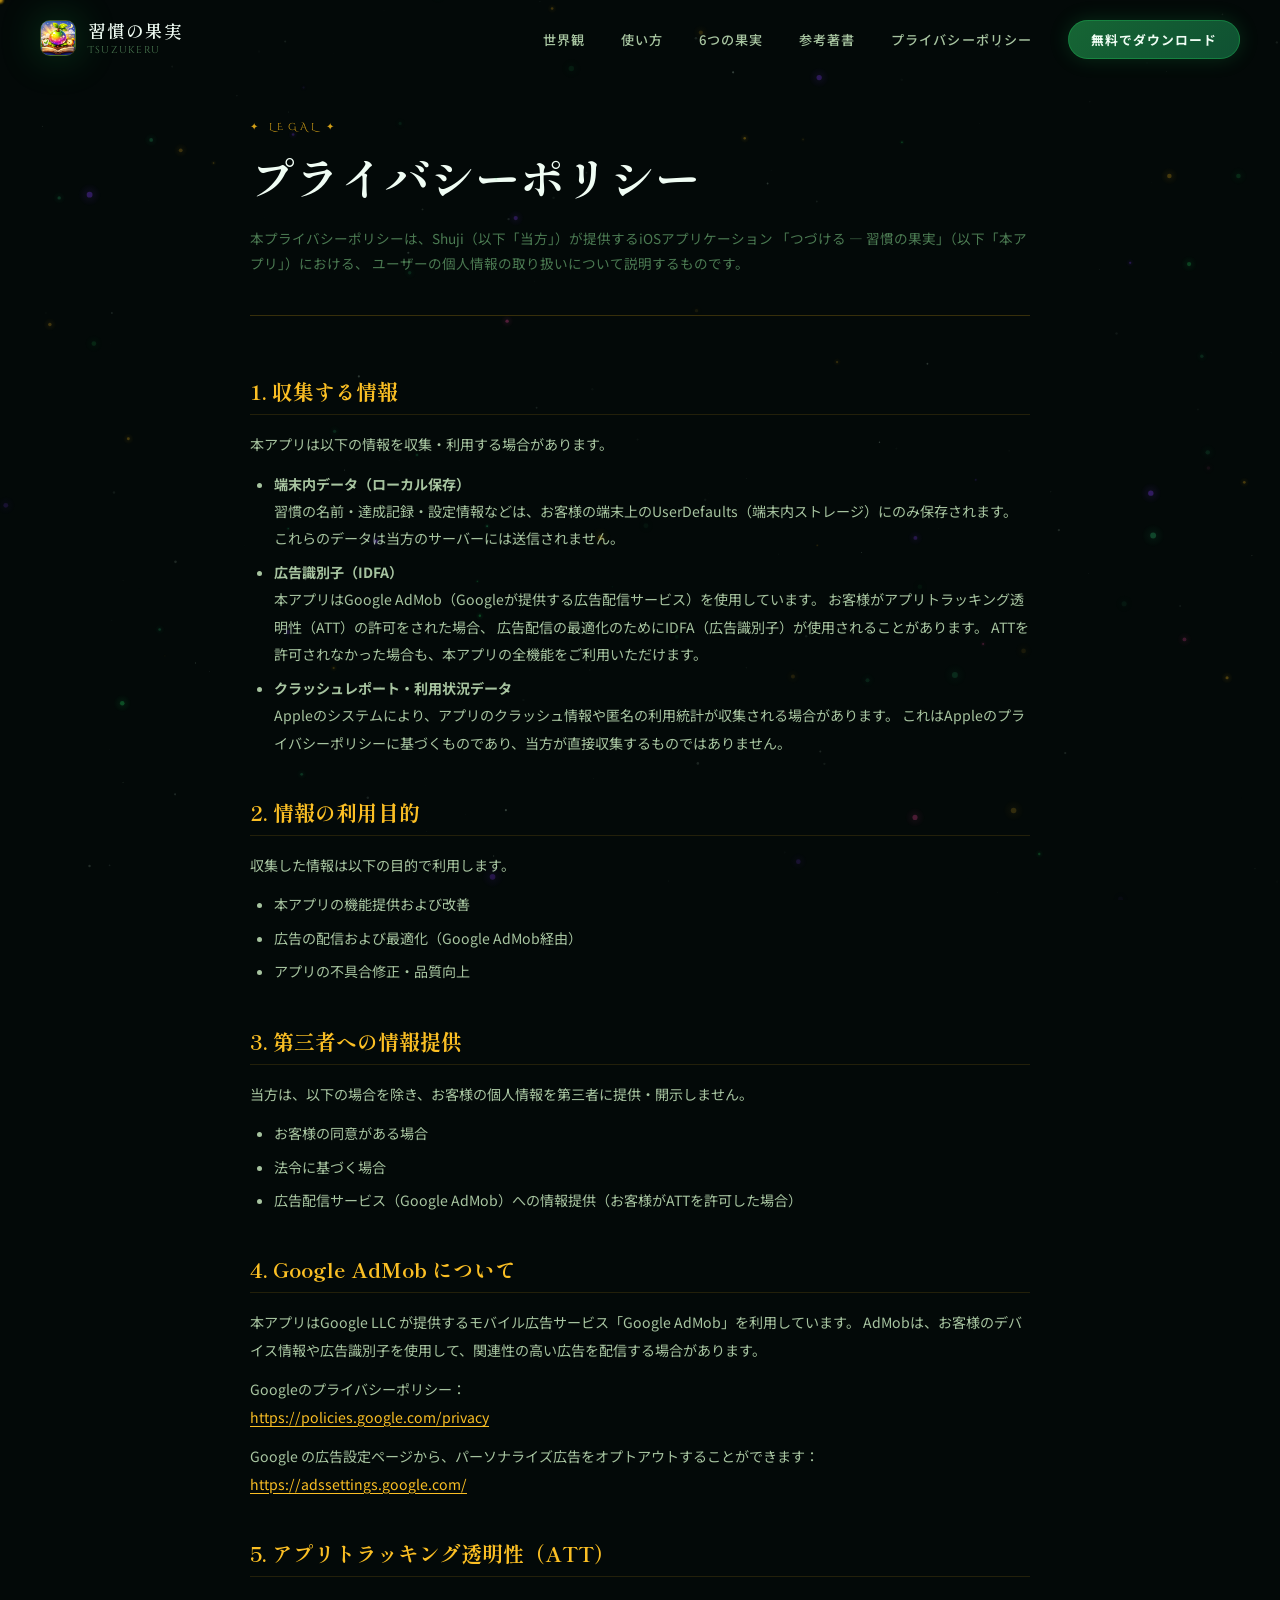
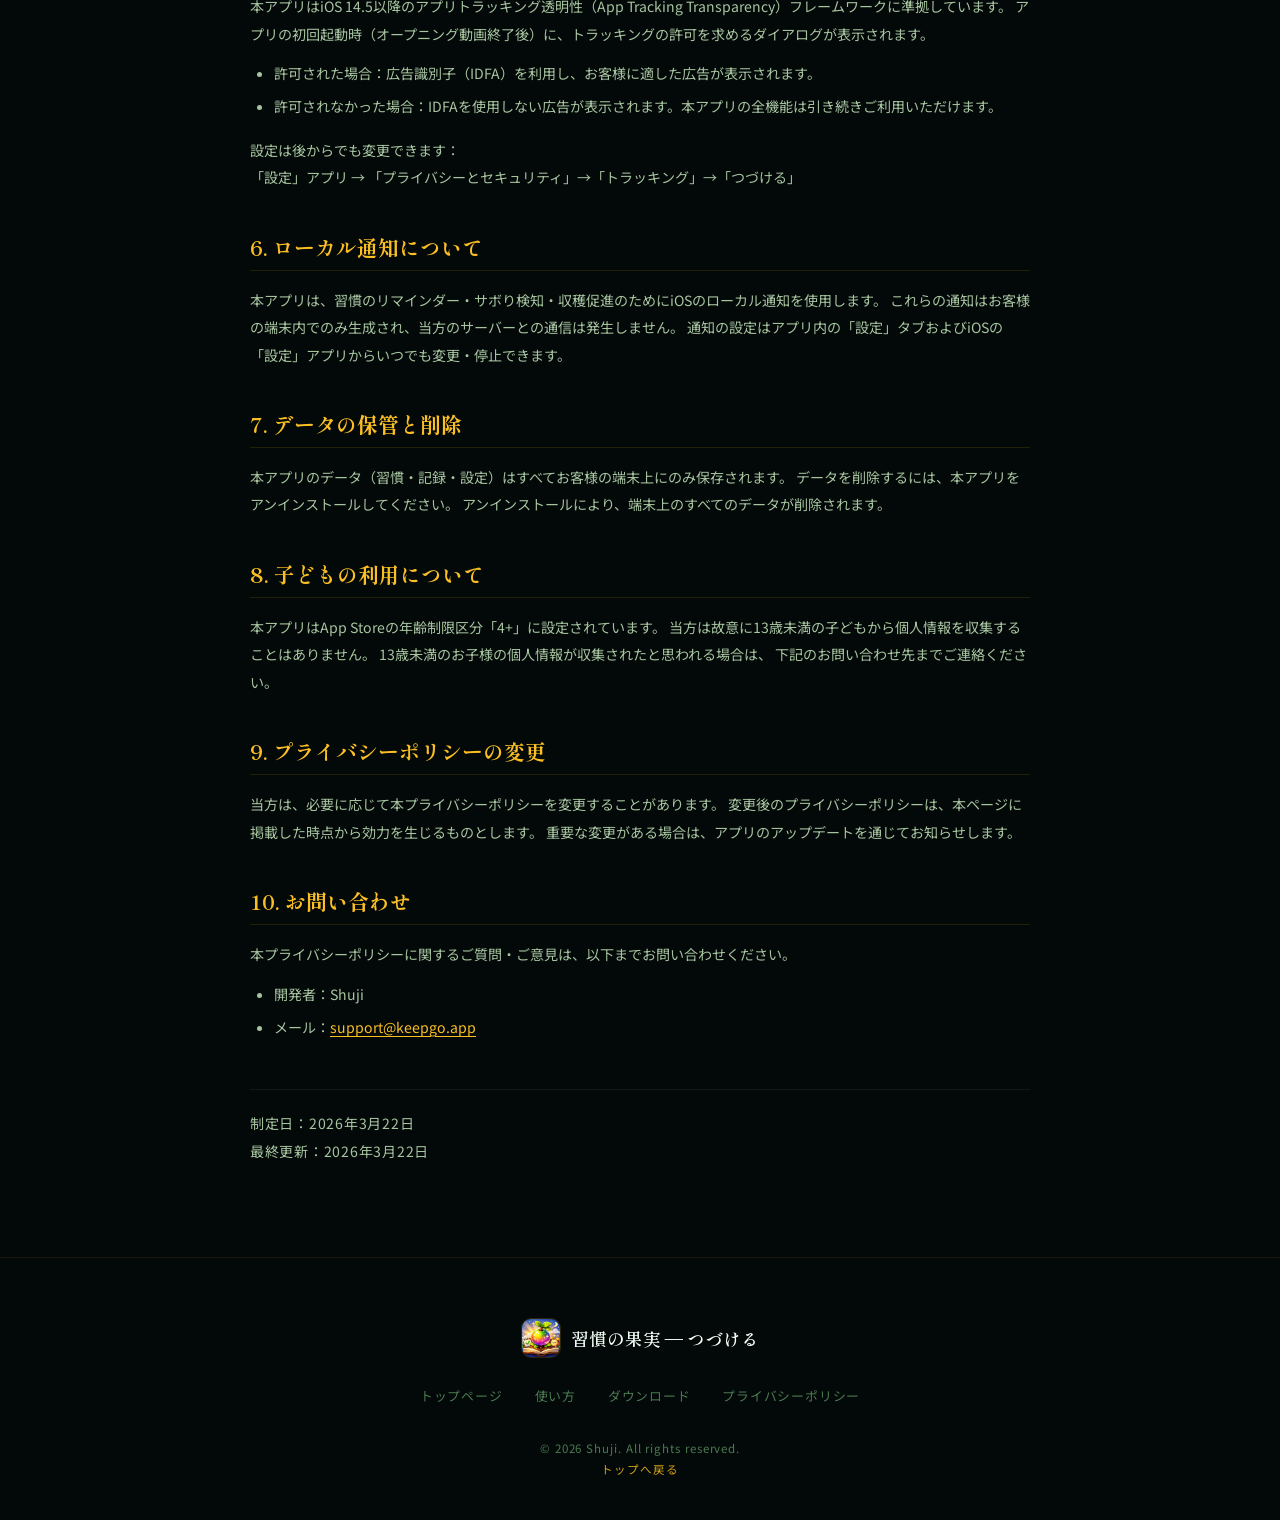
<file: privacy.html>
<!DOCTYPE html>
<html lang="ja">
<head>
  <meta charset="UTF-8">
  <meta name="viewport" content="width=device-width, initial-scale=1.0">
  <meta name="description" content="つづける — 習慣の果実 プライバシーポリシー">
  <meta name="theme-color" content="#030908">
  <link rel="icon" type="image/png" href="top.png">
  <link rel="apple-touch-icon" href="top.png">
  <title>プライバシーポリシー | つづける — 習慣の果実</title>
  <link rel="stylesheet" href="css/style.css">
</head>
<body>

<canvas id="magic-canvas"></canvas>

<!-- NAVIGATION -->
<nav class="nav">
  <div class="nav-logo">
    <div class="nav-logo-icon"><img src="top.png" alt="習慣の果実" style="width:100%;height:100%;object-fit:cover;border-radius:8px;"></div>
    <div>
      <div class="nav-logo-text">習慣の果実</div>
      <div class="nav-logo-sub">Tsuzukeru</div>
    </div>
  </div>
  <ul class="nav-links">
    <li><a href="index.html#world">世界観</a></li>
    <li><a href="index.html#features">使い方</a></li>
    <li><a href="index.html#fruits">6つの果実</a></li>
    <li><a href="index.html#book">参考著書</a></li>
    <li><a href="privacy.html">プライバシーポリシー</a></li>
    <li><a href="index.html#download" class="nav-cta">無料でダウンロード</a></li>
  </ul>
  <div class="hamburger" aria-label="メニュー">
    <span></span><span></span><span></span>
  </div>
</nav>

<!-- PRIVACY CONTENT -->
<div class="privacy-page">
  <div class="privacy-inner">

    <div class="privacy-header">
      <span class="section-label">✦ Legal ✦</span>
      <h1 class="section-title">プライバシーポリシー</h1>
      <p style="color:var(--text-muted);font-size:0.85rem;line-height:1.8;margin-top:12px;">
        本プライバシーポリシーは、Shuji（以下「当方」）が提供するiOSアプリケーション
        「つづける — 習慣の果実」（以下「本アプリ」）における、
        ユーザーの個人情報の取り扱いについて説明するものです。
      </p>
    </div>

    <div class="privacy-content">

      <h2>1. 収集する情報</h2>
      <p>本アプリは以下の情報を収集・利用する場合があります。</p>
      <ul>
        <li>
          <strong>端末内データ（ローカル保存）</strong><br>
          習慣の名前・達成記録・設定情報などは、お客様の端末上のUserDefaults（端末内ストレージ）にのみ保存されます。
          これらのデータは当方のサーバーには送信されません。
        </li>
        <li>
          <strong>広告識別子（IDFA）</strong><br>
          本アプリはGoogle AdMob（Googleが提供する広告配信サービス）を使用しています。
          お客様がアプリトラッキング透明性（ATT）の許可をされた場合、
          広告配信の最適化のためにIDFA（広告識別子）が使用されることがあります。
          ATTを許可されなかった場合も、本アプリの全機能をご利用いただけます。
        </li>
        <li>
          <strong>クラッシュレポート・利用状況データ</strong><br>
          Appleのシステムにより、アプリのクラッシュ情報や匿名の利用統計が収集される場合があります。
          これはAppleのプライバシーポリシーに基づくものであり、当方が直接収集するものではありません。
        </li>
      </ul>

      <h2>2. 情報の利用目的</h2>
      <p>収集した情報は以下の目的で利用します。</p>
      <ul>
        <li>本アプリの機能提供および改善</li>
        <li>広告の配信および最適化（Google AdMob経由）</li>
        <li>アプリの不具合修正・品質向上</li>
      </ul>

      <h2>3. 第三者への情報提供</h2>
      <p>
        当方は、以下の場合を除き、お客様の個人情報を第三者に提供・開示しません。
      </p>
      <ul>
        <li>お客様の同意がある場合</li>
        <li>法令に基づく場合</li>
        <li>広告配信サービス（Google AdMob）への情報提供（お客様がATTを許可した場合）</li>
      </ul>

      <h2>4. Google AdMob について</h2>
      <p>
        本アプリはGoogle LLC が提供するモバイル広告サービス「Google AdMob」を利用しています。
        AdMobは、お客様のデバイス情報や広告識別子を使用して、関連性の高い広告を配信する場合があります。
      </p>
      <p>
        Googleのプライバシーポリシー：<br>
        <a href="https://policies.google.com/privacy" target="_blank" rel="noopener noreferrer">
          https://policies.google.com/privacy
        </a>
      </p>
      <p>
        Google の広告設定ページから、パーソナライズ広告をオプトアウトすることができます：<br>
        <a href="https://adssettings.google.com/" target="_blank" rel="noopener noreferrer">
          https://adssettings.google.com/
        </a>
      </p>

      <h2>5. アプリトラッキング透明性（ATT）</h2>
      <p>
        本アプリはiOS 14.5以降のアプリトラッキング透明性（App Tracking Transparency）フレームワークに準拠しています。
        アプリの初回起動時（オープニング動画終了後）に、トラッキングの許可を求めるダイアログが表示されます。
      </p>
      <ul>
        <li>許可された場合：広告識別子（IDFA）を利用し、お客様に適した広告が表示されます。</li>
        <li>許可されなかった場合：IDFAを使用しない広告が表示されます。本アプリの全機能は引き続きご利用いただけます。</li>
      </ul>
      <p>
        設定は後からでも変更できます：<br>
        「設定」アプリ → 「プライバシーとセキュリティ」→「トラッキング」→「つづける」
      </p>

      <h2>6. ローカル通知について</h2>
      <p>
        本アプリは、習慣のリマインダー・サボり検知・収穫促進のためにiOSのローカル通知を使用します。
        これらの通知はお客様の端末内でのみ生成され、当方のサーバーとの通信は発生しません。
        通知の設定はアプリ内の「設定」タブおよびiOSの「設定」アプリからいつでも変更・停止できます。
      </p>

      <h2>7. データの保管と削除</h2>
      <p>
        本アプリのデータ（習慣・記録・設定）はすべてお客様の端末上にのみ保存されます。
        データを削除するには、本アプリをアンインストールしてください。
        アンインストールにより、端末上のすべてのデータが削除されます。
      </p>

      <h2>8. 子どもの利用について</h2>
      <p>
        本アプリはApp Storeの年齢制限区分「4+」に設定されています。
        当方は故意に13歳未満の子どもから個人情報を収集することはありません。
        13歳未満のお子様の個人情報が収集されたと思われる場合は、
        下記のお問い合わせ先までご連絡ください。
      </p>

      <h2>9. プライバシーポリシーの変更</h2>
      <p>
        当方は、必要に応じて本プライバシーポリシーを変更することがあります。
        変更後のプライバシーポリシーは、本ページに掲載した時点から効力を生じるものとします。
        重要な変更がある場合は、アプリのアップデートを通じてお知らせします。
      </p>

      <h2>10. お問い合わせ</h2>
      <p>
        本プライバシーポリシーに関するご質問・ご意見は、以下までお問い合わせください。
      </p>
      <ul>
        <li>開発者：Shuji</li>
        <li>メール：<a href="mailto:support@keepgo.app">support@keepgo.app</a></li>
      </ul>

      <div class="privacy-date">
        <p>制定日：2026年3月22日<br>最終更新：2026年3月22日</p>
      </div>

    </div>
  </div>
</div>

<!-- FOOTER -->
<footer>
  <div class="footer-inner">
    <div class="footer-logo">
      <img src="top.png" alt="習慣の果実" style="width:40px;height:40px;object-fit:cover;border-radius:10px;border:1px solid rgba(212,160,23,0.2);">
      <div class="footer-logo-text">習慣の果実 — つづける</div>
    </div>
    <ul class="footer-links">
      <li><a href="index.html">トップページ</a></li>
      <li><a href="index.html#features">使い方</a></li>
      <li><a href="index.html#download">ダウンロード</a></li>
      <li><a href="privacy.html">プライバシーポリシー</a></li>
    </ul>
    <p class="footer-copy">
      © 2026 Shuji. All rights reserved.<br>
      <a href="index.html">トップへ戻る</a>
    </p>
  </div>
</footer>

<script src="js/main.js"></script>
</body>
</html>
</file>
<file: css/style.css>
/* ============================================================
   つづける — 習慣の果実  Official Website Stylesheet
   世界観: 不思議の国のアリス × 日本の魔法の庭
   ============================================================ */

@import url('https://fonts.googleapis.com/css2?family=Cinzel+Decorative:wght@400;700&family=Noto+Sans+JP:wght@300;400;500;700&family=Noto+Serif+JP:wght@300;400;600;700&family=Shippori+Mincho:wght@400;600;700&display=swap');

/* ── CSS Variables ── */
:root {
  --bg-deepest:   #030908;
  --bg-dark:      #070f0a;
  --bg-mid:       #0d1a10;
  --bg-card:      #111c14;
  --forest-green: #1a3320;
  --emerald:      #1db954;
  --emerald-dim:  #166534;
  --gold:         #d4a017;
  --gold-light:   #fbbf24;
  --gold-pale:    #fef3c7;
  --purple:       #7c3aed;
  --purple-light: #a78bfa;
  --purple-pale:  #ede9fe;
  --pink:         #ec4899;
  --pink-light:   #f9a8d4;
  --teal:         #0d9488;
  --text-primary: #f0fdf4;
  --text-dim:     #a7c4a0;
  --text-muted:   #4b7a52;
  --border-magic: rgba(212, 160, 23, 0.25);
  --glow-green:   0 0 40px rgba(29, 185, 84, 0.3);
  --glow-gold:    0 0 40px rgba(212, 160, 23, 0.4);
  --glow-purple:  0 0 40px rgba(124, 58, 237, 0.4);
}

/* ── Reset & Base ── */
*, *::before, *::after { box-sizing: border-box; margin: 0; padding: 0; }

html {
  scroll-behavior: smooth;
  font-size: 16px;
}

body {
  font-family: 'Noto Sans JP', sans-serif;
  background-color: var(--bg-deepest);
  color: var(--text-primary);
  overflow-x: hidden;
  cursor: default;
}

::selection {
  background: rgba(212, 160, 23, 0.3);
  color: var(--gold-pale);
}

img { max-width: 100%; display: block; }
a { text-decoration: none; color: inherit; }

/* ── Scrollbar ── */
::-webkit-scrollbar { width: 6px; }
::-webkit-scrollbar-track { background: var(--bg-deepest); }
::-webkit-scrollbar-thumb {
  background: linear-gradient(180deg, var(--gold), var(--emerald));
  border-radius: 3px;
}

/* ============================================================
   MAGICAL PARTICLES CANVAS
   ============================================================ */
#magic-canvas {
  position: fixed;
  top: 0; left: 0;
  width: 100%; height: 100%;
  pointer-events: none;
  z-index: 0;
  opacity: 0.6;
}

/* ============================================================
   NAVIGATION
   ============================================================ */
.nav {
  position: fixed;
  top: 0; left: 0; right: 0;
  z-index: 1000;
  padding: 18px 40px;
  display: flex;
  align-items: center;
  justify-content: space-between;
  transition: all 0.4s ease;
}

.nav.scrolled {
  background: rgba(3, 9, 8, 0.92);
  backdrop-filter: blur(20px);
  -webkit-backdrop-filter: blur(20px);
  border-bottom: 1px solid var(--border-magic);
  padding: 12px 40px;
}

.nav-logo {
  display: flex;
  align-items: center;
  gap: 12px;
}

.nav-logo-icon {
  width: 36px;
  height: 36px;
  background: linear-gradient(135deg, var(--emerald-dim), var(--forest-green));
  border-radius: 10px;
  border: 1px solid var(--border-magic);
  display: flex;
  align-items: center;
  justify-content: center;
  font-size: 20px;
  box-shadow: var(--glow-green);
}

.nav-logo-text {
  font-family: 'Shippori Mincho', serif;
  font-size: 1.1rem;
  font-weight: 600;
  color: var(--text-primary);
  letter-spacing: 0.05em;
}

.nav-logo-sub {
  font-size: 0.65rem;
  color: var(--text-muted);
  letter-spacing: 0.12em;
  font-family: 'Cinzel Decorative', cursive;
}

.nav-links {
  display: flex;
  align-items: center;
  gap: 36px;
  list-style: none;
}

.nav-links a {
  font-size: 0.82rem;
  font-weight: 500;
  color: var(--text-dim);
  letter-spacing: 0.08em;
  transition: color 0.3s;
  position: relative;
}

.nav-links a::after {
  content: '';
  position: absolute;
  bottom: -3px;
  left: 0; right: 0;
  height: 1px;
  background: linear-gradient(90deg, var(--gold), var(--emerald));
  transform: scaleX(0);
  transition: transform 0.3s ease;
}

.nav-links a:hover { color: var(--gold-light); }
.nav-links a:hover::after { transform: scaleX(1); }

.nav-cta {
  background: linear-gradient(135deg, var(--emerald-dim), #0f5132);
  border: 1px solid rgba(29, 185, 84, 0.4);
  color: var(--text-primary) !important;
  padding: 9px 22px;
  border-radius: 100px;
  font-size: 0.8rem !important;
  font-weight: 700 !important;
  letter-spacing: 0.06em;
  transition: all 0.3s ease !important;
  box-shadow: 0 0 20px rgba(29, 185, 84, 0.2);
}

.nav-cta::after { display: none !important; }

.nav-cta:hover {
  background: linear-gradient(135deg, var(--emerald), #1a7a4a) !important;
  box-shadow: 0 0 35px rgba(29, 185, 84, 0.5) !important;
  transform: translateY(-1px);
  color: #fff !important;
}

.hamburger {
  display: none;
  flex-direction: column;
  gap: 5px;
  cursor: pointer;
  padding: 4px;
}

.hamburger span {
  display: block;
  width: 24px;
  height: 2px;
  background: var(--text-dim);
  border-radius: 2px;
  transition: all 0.3s;
}

/* ============================================================
   HERO
   ============================================================ */
.hero {
  position: relative;
  min-height: 100vh;
  display: flex;
  flex-direction: column;
  align-items: center;
  justify-content: center;
  text-align: center;
  padding: 120px 24px 80px;
  overflow: hidden;
  z-index: 1;
}

/* 背景グラデーション層 */
.hero::before {
  content: '';
  position: absolute;
  inset: 0;
  background:
    radial-gradient(ellipse 80% 60% at 50% 30%, rgba(29, 185, 84, 0.08) 0%, transparent 70%),
    radial-gradient(ellipse 60% 40% at 20% 80%, rgba(124, 58, 237, 0.06) 0%, transparent 60%),
    radial-gradient(ellipse 50% 40% at 80% 70%, rgba(212, 160, 23, 0.06) 0%, transparent 60%);
  pointer-events: none;
}

/* 森のシルエット */
.hero-forest {
  position: absolute;
  bottom: 0; left: 0; right: 0;
  height: 35%;
  background:
    radial-gradient(ellipse 30% 80% at 5% 100%, #0a1a0a 0%, transparent 70%),
    radial-gradient(ellipse 25% 70% at 15% 100%, #0c1f0c 0%, transparent 70%),
    radial-gradient(ellipse 20% 60% at 30% 100%, #081508 0%, transparent 70%),
    radial-gradient(ellipse 35% 90% at 50% 100%, #0a1a0a 0%, transparent 80%),
    radial-gradient(ellipse 25% 70% at 70% 100%, #0c1f0c 0%, transparent 70%),
    radial-gradient(ellipse 30% 80% at 85% 100%, #081508 0%, transparent 70%),
    radial-gradient(ellipse 20% 60% at 95% 100%, #0a1a0a 0%, transparent 70%);
  pointer-events: none;
}

.hero-eyebrow {
  font-family: 'Cinzel Decorative', cursive;
  font-size: 0.72rem;
  letter-spacing: 0.35em;
  color: var(--gold);
  text-transform: uppercase;
  margin-bottom: 24px;
  opacity: 0;
  animation: fadeUp 0.8s ease 0.3s forwards;
}

.hero-title {
  font-family: 'Shippori Mincho', serif;
  font-size: clamp(2.8rem, 8vw, 6rem);
  font-weight: 700;
  line-height: 1.15;
  margin-bottom: 12px;
  opacity: 0;
  animation: fadeUp 0.8s ease 0.5s forwards;
}

.hero-title-main {
  display: block;
  background: linear-gradient(135deg, #f0fdf4 0%, var(--gold-light) 50%, var(--emerald) 100%);
  -webkit-background-clip: text;
  -webkit-text-fill-color: transparent;
  background-clip: text;
  filter: drop-shadow(0 0 30px rgba(212, 160, 23, 0.3));
}

.hero-title-sub {
  display: block;
  font-size: 0.42em;
  font-family: 'Cinzel Decorative', cursive;
  letter-spacing: 0.3em;
  color: var(--text-muted);
  -webkit-text-fill-color: var(--text-muted);
  margin-top: 8px;
  font-weight: 400;
}

.hero-catch {
  font-family: 'Shippori Mincho', serif;
  font-size: clamp(1rem, 2.5vw, 1.3rem);
  font-weight: 400;
  color: var(--text-dim);
  letter-spacing: 0.12em;
  margin-bottom: 48px;
  opacity: 0;
  animation: fadeUp 0.8s ease 0.7s forwards;
}

.hero-catch em {
  font-style: normal;
  color: var(--gold-light);
}

/* Mockup phones */
.hero-phones {
  position: relative;
  display: flex;
  align-items: flex-end;
  justify-content: center;
  gap: 20px;
  margin-bottom: 56px;
  opacity: 0;
  animation: fadeUp 1s ease 0.9s forwards;
}

.phone-mockup {
  position: relative;
  border-radius: 44px;
  overflow: hidden;
  border: 2px solid rgba(212, 160, 23, 0.25);
  box-shadow:
    0 0 0 1px rgba(255,255,255,0.04),
    0 40px 80px rgba(0,0,0,0.7),
    0 0 60px rgba(29, 185, 84, 0.12);
  transition: transform 0.4s ease, box-shadow 0.4s ease;
}

.phone-mockup:hover {
  transform: translateY(-8px) scale(1.02);
  box-shadow:
    0 0 0 1px rgba(255,255,255,0.06),
    0 60px 100px rgba(0,0,0,0.8),
    0 0 80px rgba(212, 160, 23, 0.2);
}

.phone-main {
  width: min(240px, 48vw);
  z-index: 3;
}

.phone-side {
  width: min(180px, 36vw);
  opacity: 0.7;
  filter: brightness(0.7);
}

.phone-side:first-child {
  transform: rotate(-6deg) translateY(20px);
}

.phone-side:last-child {
  transform: rotate(6deg) translateY(20px);
}

.phone-mockup img {
  width: 100%;
  display: block;
}

/* ── 下部オーブ光 ── */
.hero-orbs {
  position: absolute;
  inset: 0;
  pointer-events: none;
}

.orb {
  position: absolute;
  border-radius: 50%;
  filter: blur(80px);
  opacity: 0.12;
}

.orb-1 {
  width: 500px; height: 500px;
  background: var(--emerald);
  top: -100px; left: -100px;
  animation: orbFloat1 12s ease-in-out infinite;
}

.orb-2 {
  width: 400px; height: 400px;
  background: var(--purple);
  bottom: -50px; right: -100px;
  animation: orbFloat2 15s ease-in-out infinite;
}

.orb-3 {
  width: 300px; height: 300px;
  background: var(--gold);
  top: 30%; left: 50%;
  transform: translateX(-50%);
  animation: orbFloat3 10s ease-in-out infinite;
}

/* Hero CTA */
.hero-actions {
  display: flex;
  flex-wrap: wrap;
  gap: 16px;
  justify-content: center;
  opacity: 0;
  animation: fadeUp 0.8s ease 1.1s forwards;
}

.btn-primary {
  display: inline-flex;
  align-items: center;
  gap: 10px;
  background: linear-gradient(135deg, #1a6b35, var(--emerald-dim));
  border: 1px solid rgba(29, 185, 84, 0.5);
  color: var(--text-primary);
  padding: 16px 36px;
  border-radius: 100px;
  font-size: 1rem;
  font-weight: 700;
  letter-spacing: 0.06em;
  font-family: 'Noto Sans JP', sans-serif;
  cursor: pointer;
  transition: all 0.3s ease;
  box-shadow: 0 0 30px rgba(29, 185, 84, 0.25), inset 0 1px 0 rgba(255,255,255,0.1);
}

.btn-primary:hover {
  background: linear-gradient(135deg, var(--emerald), #1a7a4a);
  box-shadow: 0 0 50px rgba(29, 185, 84, 0.5), inset 0 1px 0 rgba(255,255,255,0.15);
  transform: translateY(-3px);
}

.btn-primary svg { width: 22px; height: 22px; }

.btn-secondary {
  display: inline-flex;
  align-items: center;
  gap: 8px;
  background: rgba(255,255,255,0.04);
  border: 1px solid rgba(255,255,255,0.12);
  color: var(--text-dim);
  padding: 16px 28px;
  border-radius: 100px;
  font-size: 0.9rem;
  font-weight: 500;
  letter-spacing: 0.06em;
  cursor: pointer;
  transition: all 0.3s ease;
}

.btn-secondary:hover {
  background: rgba(255,255,255,0.08);
  border-color: rgba(255,255,255,0.2);
  color: var(--text-primary);
  transform: translateY(-2px);
}

/* scroll hint */
.scroll-hint {
  position: absolute;
  bottom: 28px;
  left: 50%;
  transform: translateX(-50%);
  display: flex;
  flex-direction: column;
  align-items: center;
  gap: 8px;
  opacity: 0.4;
  animation: fadeIn 1s ease 2s forwards;
}

.scroll-hint span {
  font-family: 'Cinzel Decorative', cursive;
  font-size: 0.6rem;
  letter-spacing: 0.3em;
  color: var(--gold);
}

.scroll-hint-line {
  width: 1px;
  height: 40px;
  background: linear-gradient(180deg, var(--gold), transparent);
  animation: scrollLine 2s ease-in-out infinite;
}

/* ============================================================
   SECTION COMMONS
   ============================================================ */
section { position: relative; z-index: 1; }

.section-inner {
  max-width: 1100px;
  margin: 0 auto;
  padding: 0 24px;
}

.section-label {
  font-family: 'Cinzel Decorative', cursive;
  font-size: 0.65rem;
  letter-spacing: 0.4em;
  color: var(--gold);
  text-transform: uppercase;
  display: block;
  margin-bottom: 14px;
}

.section-title {
  font-family: 'Shippori Mincho', serif;
  font-size: clamp(1.8rem, 4vw, 2.8rem);
  font-weight: 700;
  line-height: 1.3;
  color: var(--text-primary);
  margin-bottom: 20px;
}

.section-title .accent {
  background: linear-gradient(135deg, var(--gold-light), var(--emerald));
  -webkit-background-clip: text;
  -webkit-text-fill-color: transparent;
  background-clip: text;
}

.section-body {
  font-size: 0.95rem;
  line-height: 1.9;
  color: var(--text-dim);
  max-width: 540px;
}

/* 装飾区切り線 */
.divider {
  width: 100%;
  height: 1px;
  background: linear-gradient(90deg, transparent, var(--border-magic), transparent);
  margin: 0;
}

/* Reveal animation */
.reveal {
  opacity: 0;
  transform: translateY(40px);
  transition: opacity 0.8s ease, transform 0.8s ease;
}

.reveal.visible {
  opacity: 1;
  transform: translateY(0);
}

.reveal-delay-1 { transition-delay: 0.1s; }
.reveal-delay-2 { transition-delay: 0.2s; }
.reveal-delay-3 { transition-delay: 0.3s; }
.reveal-delay-4 { transition-delay: 0.4s; }
.reveal-delay-5 { transition-delay: 0.5s; }

/* ============================================================
   WORLD / STORY SECTION
   ============================================================ */
.world-section {
  padding: 120px 0 100px;
  background:
    radial-gradient(ellipse 100% 50% at 50% 0%, rgba(29, 185, 84, 0.04) 0%, transparent 60%);
}

.world-grid {
  display: grid;
  grid-template-columns: 1fr 1fr;
  gap: 80px;
  align-items: center;
}

.world-text { }

.world-quote {
  font-family: 'Shippori Mincho', serif;
  font-size: 1.15rem;
  line-height: 2;
  color: var(--text-dim);
  border-left: 2px solid var(--gold);
  padding-left: 24px;
  margin: 32px 0;
  font-style: italic;
}

.world-quote strong {
  color: var(--gold-light);
  font-style: normal;
}

.world-cards {
  display: flex;
  flex-direction: column;
  gap: 16px;
}

.world-card {
  background: linear-gradient(135deg, rgba(17, 28, 20, 0.8), rgba(10, 20, 14, 0.6));
  border: 1px solid var(--border-magic);
  border-radius: 16px;
  padding: 20px 24px;
  display: flex;
  align-items: center;
  gap: 18px;
  backdrop-filter: blur(10px);
  transition: all 0.3s ease;
}

.world-card:hover {
  border-color: rgba(212, 160, 23, 0.45);
  transform: translateX(6px);
  box-shadow: var(--glow-gold);
}

.world-card-icon {
  font-size: 2rem;
  flex-shrink: 0;
  width: 52px;
  height: 52px;
  display: flex;
  align-items: center;
  justify-content: center;
  background: rgba(212, 160, 23, 0.08);
  border-radius: 12px;
  border: 1px solid rgba(212, 160, 23, 0.15);
}

.world-card h3 {
  font-family: 'Shippori Mincho', serif;
  font-size: 0.95rem;
  font-weight: 600;
  color: var(--text-primary);
  margin-bottom: 4px;
}

.world-card p {
  font-size: 0.8rem;
  line-height: 1.6;
  color: var(--text-muted);
}

/* ============================================================
   KERO CHARACTER SECTION
   ============================================================ */
.kero-section {
  padding: 80px 0 100px;
  background: linear-gradient(180deg, transparent, rgba(124, 58, 237, 0.04), transparent);
}

.kero-inner {
  max-width: 900px;
  margin: 0 auto;
  padding: 0 24px;
  text-align: center;
}

.kero-badge {
  display: inline-flex;
  align-items: center;
  gap: 10px;
  background: rgba(124, 58, 237, 0.1);
  border: 1px solid rgba(124, 58, 237, 0.25);
  border-radius: 100px;
  padding: 8px 20px;
  margin-bottom: 32px;
  font-family: 'Cinzel Decorative', cursive;
  font-size: 0.65rem;
  letter-spacing: 0.3em;
  color: var(--purple-light);
}

.kero-title {
  font-family: 'Shippori Mincho', serif;
  font-size: clamp(2rem, 5vw, 3.2rem);
  font-weight: 700;
  margin-bottom: 24px;
  line-height: 1.3;
}

.kero-desc {
  font-size: 0.95rem;
  line-height: 2;
  color: var(--text-dim);
  margin-bottom: 60px;
  max-width: 600px;
  margin-left: auto;
  margin-right: auto;
}

.kero-states {
  display: flex;
  justify-content: center;
  gap: 32px;
  flex-wrap: wrap;
}

.kero-state {
  flex: 1;
  min-width: 160px;
  max-width: 200px;
  text-align: center;
  padding: 28px 20px;
  background: rgba(17, 28, 20, 0.6);
  border: 1px solid var(--border-magic);
  border-radius: 20px;
  backdrop-filter: blur(10px);
  transition: all 0.3s ease;
  cursor: default;
}

.kero-state:hover {
  transform: translateY(-8px);
  border-color: rgba(212, 160, 23, 0.4);
  box-shadow: 0 20px 60px rgba(0,0,0,0.4), var(--glow-gold);
}

.kero-state-emoji {
  font-size: 3rem;
  display: block;
  margin-bottom: 16px;
  filter: drop-shadow(0 4px 12px rgba(0,0,0,0.4));
}

.kero-state h3 {
  font-family: 'Shippori Mincho', serif;
  font-size: 1rem;
  font-weight: 600;
  color: var(--gold-light);
  margin-bottom: 8px;
}

.kero-state p {
  font-size: 0.78rem;
  line-height: 1.7;
  color: var(--text-muted);
}

/* ============================================================
   FEATURES SECTION
   ============================================================ */
.features-section {
  padding: 80px 0 100px;
}

.features-header {
  text-align: center;
  margin-bottom: 80px;
}

.feature-block {
  display: grid;
  grid-template-columns: 1fr 1fr;
  gap: 60px;
  align-items: center;
  padding: 80px 0;
  border-top: 1px solid rgba(212, 160, 23, 0.1);
}

.feature-block:last-child {
  border-bottom: 1px solid rgba(212, 160, 23, 0.1);
}

.feature-block.reverse {
  direction: rtl;
}

.feature-block.reverse > * {
  direction: ltr;
}

.feature-number {
  font-family: 'Cinzel Decorative', cursive;
  font-size: 0.6rem;
  letter-spacing: 0.4em;
  color: var(--text-muted);
  display: block;
  margin-bottom: 16px;
}

.feature-tag {
  display: inline-block;
  background: linear-gradient(135deg, rgba(29, 185, 84, 0.12), rgba(29, 185, 84, 0.06));
  border: 1px solid rgba(29, 185, 84, 0.2);
  color: var(--emerald);
  font-size: 0.72rem;
  font-weight: 700;
  letter-spacing: 0.12em;
  padding: 5px 14px;
  border-radius: 100px;
  margin-bottom: 20px;
}

.feature-title {
  font-family: 'Shippori Mincho', serif;
  font-size: clamp(1.6rem, 3vw, 2.2rem);
  font-weight: 700;
  line-height: 1.35;
  margin-bottom: 20px;
  color: var(--text-primary);
}

.feature-desc {
  font-size: 0.9rem;
  line-height: 2;
  color: var(--text-dim);
  margin-bottom: 28px;
}

.feature-points {
  list-style: none;
  display: flex;
  flex-direction: column;
  gap: 12px;
}

.feature-points li {
  display: flex;
  align-items: flex-start;
  gap: 12px;
  font-size: 0.85rem;
  color: var(--text-dim);
  line-height: 1.6;
}

.feature-points li::before {
  content: '✦';
  color: var(--gold);
  font-size: 0.6rem;
  margin-top: 4px;
  flex-shrink: 0;
}

/* Phone in feature */
.feature-phone-wrap {
  display: flex;
  justify-content: center;
  position: relative;
}

.feature-phone-wrap::before {
  content: '';
  position: absolute;
  width: 280px;
  height: 280px;
  border-radius: 50%;
  background: radial-gradient(circle, rgba(29, 185, 84, 0.08) 0%, transparent 70%);
  top: 50%;
  left: 50%;
  transform: translate(-50%, -50%);
  pointer-events: none;
}

.feature-phone {
  width: min(260px, 50vw);
  border-radius: 44px;
  overflow: hidden;
  border: 2px solid rgba(212, 160, 23, 0.2);
  box-shadow:
    0 0 0 1px rgba(255,255,255,0.03),
    0 40px 80px rgba(0,0,0,0.6),
    0 0 60px rgba(29, 185, 84, 0.1);
  transition: all 0.4s ease;
}

.feature-phone:hover {
  transform: translateY(-10px) scale(1.02);
  box-shadow:
    0 0 0 1px rgba(255,255,255,0.05),
    0 60px 100px rgba(0,0,0,0.7),
    0 0 80px rgba(212, 160, 23, 0.2);
}

/* ============================================================
   FRUITS SECTION
   ============================================================ */
.fruits-section {
  padding: 100px 0 120px;
  background:
    radial-gradient(ellipse 100% 60% at 50% 50%, rgba(212, 160, 23, 0.04) 0%, transparent 70%),
    linear-gradient(180deg, transparent, rgba(124, 58, 237, 0.03), transparent);
}

.fruits-header {
  text-align: center;
  margin-bottom: 70px;
}

.fruits-grid {
  display: grid;
  grid-template-columns: repeat(3, 1fr);
  gap: 20px;
  max-width: 820px;
  margin: 0 auto 60px;
}

.fruit-card {
  background: linear-gradient(135deg, rgba(17, 28, 20, 0.9), rgba(10, 15, 11, 0.7));
  border: 1px solid var(--border-magic);
  border-radius: 20px;
  padding: 32px 20px;
  text-align: center;
  backdrop-filter: blur(12px);
  transition: all 0.4s ease;
  cursor: default;
  position: relative;
  overflow: hidden;
}

.fruit-card::before {
  content: '';
  position: absolute;
  top: -50%;
  left: -50%;
  width: 200%;
  height: 200%;
  background: radial-gradient(circle at center, var(--fruit-color, rgba(212, 160, 23, 0.06)) 0%, transparent 60%);
  opacity: 0;
  transition: opacity 0.4s ease;
}

.fruit-card:hover::before { opacity: 1; }

.fruit-card:hover {
  transform: translateY(-10px) scale(1.02);
  border-color: var(--fruit-border, rgba(212, 160, 23, 0.4));
  box-shadow: 0 30px 70px rgba(0,0,0,0.5), 0 0 40px var(--fruit-glow, rgba(212, 160, 23, 0.2));
}

.fruit-emoji {
  font-size: 3rem;
  display: block;
  margin-bottom: 16px;
  filter: drop-shadow(0 4px 16px rgba(0,0,0,0.5));
  transition: transform 0.4s ease;
}

.fruit-card:hover .fruit-emoji {
  transform: scale(1.15) rotate(-5deg);
}

.fruit-name {
  font-family: 'Shippori Mincho', serif;
  font-size: 1rem;
  font-weight: 600;
  color: var(--text-primary);
  margin-bottom: 8px;
}

.fruit-hint {
  font-size: 0.75rem;
  line-height: 1.6;
  color: var(--text-muted);
}

.fruit-number {
  position: absolute;
  top: 14px;
  right: 16px;
  font-family: 'Cinzel Decorative', cursive;
  font-size: 0.55rem;
  letter-spacing: 0.2em;
  color: var(--text-muted);
}

.fruits-mystery {
  text-align: center;
  padding: 40px;
  background: linear-gradient(135deg, rgba(124, 58, 237, 0.08), rgba(212, 160, 23, 0.06));
  border: 1px solid rgba(124, 58, 237, 0.2);
  border-radius: 24px;
  max-width: 620px;
  margin: 0 auto;
}

.fruits-mystery p {
  font-family: 'Shippori Mincho', serif;
  font-size: 1.05rem;
  line-height: 1.9;
  color: var(--purple-light);
  margin-bottom: 8px;
}

.fruits-mystery small {
  font-size: 0.78rem;
  color: var(--text-muted);
  letter-spacing: 0.05em;
}

/* ============================================================
   BOOK SECTION
   ============================================================ */
.book-section {
  padding: 100px 0;
  border-top: 1px solid rgba(212, 160, 23, 0.08);
}

.book-grid {
  display: grid;
  grid-template-columns: 1fr 1fr;
  gap: 80px;
  align-items: center;
}

.book-visual {
  position: relative;
  display: flex;
  justify-content: center;
}

.book-phone {
  width: min(260px, 48vw);
  border-radius: 44px;
  overflow: hidden;
  border: 2px solid rgba(212, 160, 23, 0.2);
  box-shadow:
    0 0 0 1px rgba(255,255,255,0.03),
    0 40px 80px rgba(0,0,0,0.6),
    0 0 60px rgba(212, 160, 23, 0.15);
}

.habits-list {
  display: flex;
  flex-direction: column;
  gap: 14px;
  margin-top: 28px;
}

.habit-item {
  display: flex;
  align-items: center;
  gap: 16px;
  padding: 14px 20px;
  background: rgba(17, 28, 20, 0.7);
  border: 1px solid var(--border-magic);
  border-radius: 14px;
  transition: all 0.3s ease;
}

.habit-item:hover {
  border-color: rgba(212, 160, 23, 0.4);
  transform: translateX(6px);
}

.habit-num {
  width: 28px;
  height: 28px;
  border-radius: 50%;
  background: linear-gradient(135deg, var(--gold), var(--emerald-dim));
  display: flex;
  align-items: center;
  justify-content: center;
  font-size: 0.7rem;
  font-weight: 700;
  color: var(--bg-deepest);
  flex-shrink: 0;
}

.habit-item h4 {
  font-family: 'Shippori Mincho', serif;
  font-size: 0.88rem;
  font-weight: 600;
  color: var(--gold-light);
  margin-bottom: 2px;
}

.habit-item p {
  font-size: 0.75rem;
  color: var(--text-muted);
  line-height: 1.5;
}

/* ============================================================
   DOWNLOAD / CTA SECTION
   ============================================================ */
.cta-section {
  padding: 120px 0 140px;
  text-align: center;
  position: relative;
  overflow: hidden;
}

.cta-section::before {
  content: '';
  position: absolute;
  inset: 0;
  background:
    radial-gradient(ellipse 80% 60% at 50% 50%, rgba(29, 185, 84, 0.08) 0%, transparent 70%),
    radial-gradient(ellipse 60% 40% at 20% 50%, rgba(212, 160, 23, 0.05) 0%, transparent 60%),
    radial-gradient(ellipse 50% 40% at 80% 50%, rgba(124, 58, 237, 0.05) 0%, transparent 60%);
  pointer-events: none;
}

.cta-magic-line {
  width: 80px;
  height: 2px;
  background: linear-gradient(90deg, transparent, var(--gold), transparent);
  margin: 0 auto 40px;
}

.cta-title {
  font-family: 'Shippori Mincho', serif;
  font-size: clamp(2rem, 5vw, 3.2rem);
  font-weight: 700;
  line-height: 1.3;
  margin-bottom: 20px;
  color: var(--text-primary);
}

.cta-sub {
  font-size: 1rem;
  color: var(--text-dim);
  letter-spacing: 0.06em;
  margin-bottom: 50px;
  line-height: 1.8;
}

.cta-buttons {
  display: flex;
  justify-content: center;
  gap: 20px;
  flex-wrap: wrap;
  margin-bottom: 48px;
}

.appstore-btn {
  display: inline-flex;
  align-items: center;
  gap: 12px;
  background: linear-gradient(135deg, #1c1c1e, #2c2c2e);
  border: 1px solid rgba(255,255,255,0.15);
  color: var(--text-primary);
  padding: 14px 30px;
  border-radius: 16px;
  font-size: 0.85rem;
  transition: all 0.3s ease;
  box-shadow: 0 4px 20px rgba(0,0,0,0.4);
}

.appstore-btn:hover {
  background: linear-gradient(135deg, #2c2c2e, #3c3c3e);
  transform: translateY(-3px);
  box-shadow: 0 10px 40px rgba(0,0,0,0.5), 0 0 30px rgba(255,255,255,0.05);
}

.appstore-btn svg { width: 28px; height: 28px; }

.appstore-btn-text small {
  display: block;
  font-size: 0.65rem;
  color: var(--text-muted);
  letter-spacing: 0.08em;
  margin-bottom: 2px;
}

.appstore-btn-text strong {
  font-size: 1rem;
  font-weight: 700;
  letter-spacing: 0.02em;
}

.cta-note {
  font-size: 0.75rem;
  color: var(--text-muted);
  letter-spacing: 0.05em;
}

.cta-stars {
  display: flex;
  justify-content: center;
  gap: 4px;
  margin-bottom: 8px;
  font-size: 1.1rem;
}

/* ============================================================
   FOOTER
   ============================================================ */
footer {
  border-top: 1px solid rgba(212, 160, 23, 0.1);
  padding: 60px 24px 40px;
  text-align: center;
  position: relative;
  z-index: 1;
}

.footer-inner {
  max-width: 800px;
  margin: 0 auto;
}

.footer-logo {
  display: flex;
  align-items: center;
  justify-content: center;
  gap: 10px;
  margin-bottom: 24px;
}

.footer-logo-text {
  font-family: 'Shippori Mincho', serif;
  font-size: 1.1rem;
  font-weight: 600;
}

.footer-links {
  display: flex;
  justify-content: center;
  gap: 32px;
  flex-wrap: wrap;
  list-style: none;
  margin-bottom: 32px;
}

.footer-links a {
  font-size: 0.8rem;
  color: var(--text-muted);
  letter-spacing: 0.06em;
  transition: color 0.3s;
}

.footer-links a:hover { color: var(--gold-light); }

.footer-copy {
  font-size: 0.72rem;
  color: var(--text-muted);
  letter-spacing: 0.08em;
  line-height: 1.8;
}

.footer-copy a {
  color: var(--gold);
  transition: color 0.3s;
}

.footer-copy a:hover { color: var(--gold-light); }

/* ============================================================
   PRIVACY PAGE
   ============================================================ */
.privacy-page {
  min-height: 100vh;
  padding: 120px 24px 80px;
}

.privacy-inner {
  max-width: 780px;
  margin: 0 auto;
}

.privacy-header {
  margin-bottom: 60px;
  border-bottom: 1px solid var(--border-magic);
  padding-bottom: 40px;
}

.privacy-content h2 {
  font-family: 'Shippori Mincho', serif;
  font-size: 1.3rem;
  font-weight: 700;
  color: var(--gold-light);
  margin: 40px 0 16px;
  padding-bottom: 8px;
  border-bottom: 1px solid rgba(212, 160, 23, 0.15);
}

.privacy-content h2:first-child { margin-top: 0; }

.privacy-content p,
.privacy-content li {
  font-size: 0.88rem;
  line-height: 1.95;
  color: var(--text-dim);
  margin-bottom: 12px;
}

.privacy-content ul {
  padding-left: 24px;
  margin-bottom: 16px;
}

.privacy-content ul li { margin-bottom: 6px; }

.privacy-content a {
  color: var(--gold-light);
  text-decoration: underline;
  text-underline-offset: 3px;
  transition: color 0.3s;
}

.privacy-content a:hover { color: var(--gold); }

.privacy-date {
  font-size: 0.78rem;
  color: var(--text-muted);
  margin-top: 48px;
  padding-top: 20px;
  border-top: 1px solid rgba(255,255,255,0.06);
  letter-spacing: 0.06em;
}

/* ============================================================
   ANIMATIONS
   ============================================================ */
@keyframes fadeUp {
  from { opacity: 0; transform: translateY(30px); }
  to   { opacity: 1; transform: translateY(0); }
}

@keyframes fadeIn {
  from { opacity: 0; }
  to   { opacity: 1; }
}

@keyframes orbFloat1 {
  0%, 100% { transform: translate(0, 0); }
  50%       { transform: translate(60px, 40px); }
}

@keyframes orbFloat2 {
  0%, 100% { transform: translate(0, 0); }
  50%       { transform: translate(-50px, -60px); }
}

@keyframes orbFloat3 {
  0%, 100% { transform: translateX(-50%) translateY(0); }
  50%       { transform: translateX(-50%) translateY(-30px); }
}

@keyframes scrollLine {
  0%   { transform: scaleY(0); transform-origin: top; opacity: 0; }
  30%  { opacity: 1; transform: scaleY(1); transform-origin: top; }
  70%  { opacity: 1; transform: scaleY(1); transform-origin: bottom; }
  100% { transform: scaleY(0); transform-origin: bottom; opacity: 0; }
}

@keyframes float {
  0%, 100% { transform: translateY(0); }
  50%       { transform: translateY(-12px); }
}

@keyframes spin-slow {
  from { transform: rotate(0deg); }
  to   { transform: rotate(360deg); }
}

@keyframes shimmer {
  0%   { background-position: -200% center; }
  100% { background-position:  200% center; }
}

/* ============================================================
   RESPONSIVE
   ============================================================ */
@media (max-width: 900px) {
  .nav { padding: 16px 24px; }
  .nav.scrolled { padding: 10px 24px; }

  .nav-links { display: none; }
  .nav-links.open {
    display: flex;
    flex-direction: column;
    position: fixed;
    top: 0; left: 0; right: 0; bottom: 0;
    background: rgba(3, 9, 8, 0.97);
    backdrop-filter: blur(20px);
    align-items: center;
    justify-content: center;
    gap: 40px;
    z-index: 999;
  }

  .nav-links.open a {
    font-size: 1.1rem;
    letter-spacing: 0.15em;
  }

  .hamburger { display: flex; z-index: 1001; }

  .hamburger.open span:nth-child(1) { transform: translateY(7px) rotate(45deg); }
  .hamburger.open span:nth-child(2) { opacity: 0; }
  .hamburger.open span:nth-child(3) { transform: translateY(-7px) rotate(-45deg); }

  .hero-phones { gap: 12px; }
  .phone-side { display: none; }

  .world-grid, .book-grid { grid-template-columns: 1fr; gap: 48px; }

  .feature-block { grid-template-columns: 1fr; gap: 40px; }
  .feature-block.reverse { direction: ltr; }

  .fruits-grid { grid-template-columns: repeat(2, 1fr); }

  .section-inner { padding: 0 20px; }
}

@media (max-width: 600px) {
  .fruits-grid { grid-template-columns: 1fr 1fr; gap: 14px; }
  .kero-states { gap: 16px; }
  .kero-state { min-width: 130px; }
  .hero { padding: 100px 20px 60px; }
}
</file>
